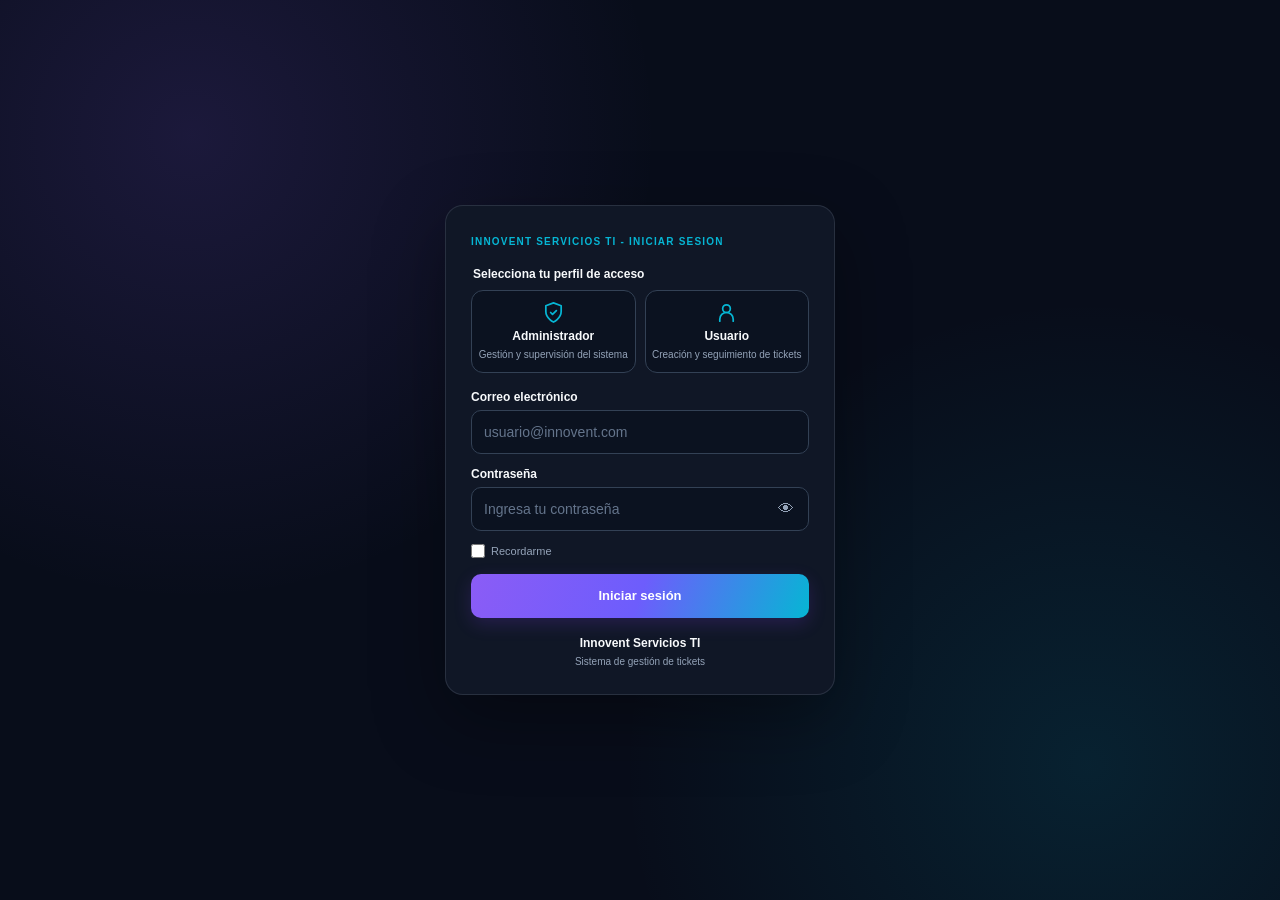
<file: admin.html>
<!--
    VALIDACIÓN INICIAL DE SESIÓN
    Debe ejecutarse antes de mostrar el panel.
    La autorización definitiva debe realizarse en el servidor.
  -->
  <script>
    (() => {
      "use strict";

      document.documentElement.style.visibility = "hidden";

      const LOGIN_URL = "./login.html";
      const USER_URL = "./usuario.html";
      const SESSION_KEY = "innoventSession";

      try {
        const rawSession = localStorage.getItem(SESSION_KEY);

        if (!rawSession) {
          window.location.replace(LOGIN_URL);
          return;
        }

        const session = JSON.parse(rawSession);
        const user = session?.user || null;
        const role = String(user?.role || session?.role || "")
          .trim()
          .toLowerCase();

        if (!session || session.authenticated !== true || !user) {
          localStorage.removeItem(SESSION_KEY);
          window.location.replace(LOGIN_URL);
          return;
        }

        if (role !== "admin") {
          if (role === "user") {
            window.location.replace(USER_URL);
          } else {
            window.location.replace(LOGIN_URL);
          }

          return;
        }

        document.documentElement.style.visibility = "visible";
      } catch (error) {
        console.error("Error validando la sesión:", error);
        window.location.replace(LOGIN_URL);
      }
    })();
  </script>

<!DOCTYPE html>
<html lang="es">
<head>
  <meta charset="UTF-8">
  <meta name="viewport" content="width=device-width, initial-scale=1.0">
  <meta
    name="description"
    content="Panel administrativo de Innovent Servicios TI para gestionar tickets de soporte, incidencias y solicitudes."
  >
  <meta name="theme-color" content="#101426">

  <title>Innovent | Gestión de Tickets</title>

  <link rel="stylesheet" href="./assets/css/admin.css">
  <link rel="stylesheet" href="./assets/css/responsiveadmin.css">
  <link rel="shortcut icon" href="./assets/images/logo.png" type="image/png">
</head>

<body>

  <header class="user-topbar">
      <div class="user-brand">
        <div class="user-brand-mark">
          <img
            src="./assets/images/logo.png"
            alt="Logo de Innovent Servicios TI"
          />
        </div>
        <div>
          <strong>Innovent Servicios TI</strong>
          <!--<small>Portal de usuario</small>-->
        </div>
      </div>

      <div class="user-actions">
        <!--<span class="user-name" id="headerUserName">Usuario</span>-->
        <button type="button" class="user-button danger" id="logoutButton">
          <a href="./login.html">Cerrar sesión</a
        </button>
      </div>
    </header>

  <a class="skip-link" href="#mainContent">
    Ir al contenido principal
  </a>

  <div class="app-shell">

    <!-- ================================================
         BARRA LATERAL
    ================================================= -->
    <aside
      class="sidebar"
      id="sidebar"
      aria-label="Menú principal"
    >
      <!--<div class="brand">
        <div>
          <!--<strong>Innovent Servicios TI</strong>
          <span></span>
        </div>
      </div>-->

      <nav class="main-nav" aria-label="Navegación del panel">
        <button
          type="button"
          class="nav-item active"
          data-view="dashboard"
          aria-current="page"
        >
          <span aria-hidden="true">⌂</span>
          <span>Inicio</span>
        </button>

        <button
          type="button"
          class="nav-item"
          data-view="tickets"
        >
          <span aria-hidden="true">▣</span>
          <span>Tickets</span>
        </button>

        <button
          type="button"
          class="nav-item"
          data-view="new"
        >
          <span aria-hidden="true">＋</span>
          <span>Nuevo ticket</span>
        </button>
      </nav>

      <div class="sidebar-bottom">
        <div class="mini-info">
          <span class="status-dot" aria-hidden="true"></span>
          Sistema operativo
        </div>

        <button type="button" class="nav-item" id="exportBtn">
          <span aria-hidden="true">⇩</span>
          <span>Exportar datos</span>
        </button>

        <label class="nav-item import-label" for="importInput">
          <span aria-hidden="true">⇧</span>
          <span>Importar datos</span>
          <input
            type="file"
            id="importInput"
            accept=".json,application/json"
            hidden
          >
        </label>

        <button type="button" class="nav-item" id="logoutBtn">
          <span aria-hidden="true">⇥</span>
          <span>Cerrar sesión</span>
        </button>
      </div>
    </aside>

    <!-- ================================================
         CONTENIDO PRINCIPAL
    ================================================= -->
    <main class="main-content" id="mainContent">

      <div class="content-wrap">

        <!-- ============================================
             DASHBOARD
        ============================================= -->
        <section
          id="dashboardView"
          class="view active-view"
          aria-labelledby="dashboardHeading"
        >
          <div class="welcome-card">
            <div>
              <span class="eyebrow">PANEL ADMINISTRADOR</span>

              <p>
                Gestiona incidencias, solicitudes y consultas
                con seguimiento desde el panel administrativo.
              </p>
            </div>
          </div>

          <div class="stats-grid">
            <article class="stat-card">
              <div class="stat-icon blue" aria-hidden="true">▣</div>
              <div>
                <span>Total tickets</span>
                <strong id="totalStat">0</strong>
              </div>
            </article>

            <article class="stat-card">
              <div class="stat-icon orange" aria-hidden="true">◷</div>
              <div>
                <span>En progreso</span>
                <strong id="progressStat">0</strong>
              </div>
            </article>

            <article class="stat-card">
              <div class="stat-icon red" aria-hidden="true">!</div>
              <div>
                <span>Alta prioridad</span>
                <strong id="highStat">0</strong>
              </div>
            </article>

            <article class="stat-card">
              <div class="stat-icon green" aria-hidden="true">✓</div>
              <div>
                <span>Resueltos</span>
                <strong id="resolvedStat">0</strong>
              </div>
            </article>
          </div>

          <div class="dashboard-grid">

            <section class="panel" aria-labelledby="recentHeading">
              <div class="panel-head">
                <div>
                  <h3 id="recentHeading">Tickets recientes</h3>
                  <p>Últimas solicitudes registradas</p>
                </div>

                <button
                  type="button"
                  class="text-btn"
                  data-view-target="tickets"
                >
                  Ver todos →
                </button>
              </div>

              <div
                id="recentTickets"
                class="ticket-list"
                aria-live="polite"
              ></div>
            </section>

            <section class="panel" aria-labelledby="summaryHeading">
              <div class="panel-head">
                <div>
                  <h3 id="summaryHeading">Resumen por estado</h3>
                  <p>Distribución actual</p>
                </div>
              </div>

              <div class="progress-summary">
                <div class="summary-row">
                  <span>
                    <i class="legend blue-bg" aria-hidden="true"></i>
                    Abiertos
                  </span>
                  <strong id="openCount">0</strong>
                </div>

                <div
                  class="bar"
                  role="progressbar"
                  aria-label="Porcentaje de tickets abiertos"
                  aria-valuemin="0"
                  aria-valuemax="100"
                >
                  <i id="openBar"></i>
                </div>

                <div class="summary-row">
                  <span>
                    <i class="legend orange-bg" aria-hidden="true"></i>
                    En progreso
                  </span>
                  <strong id="progressCount">0</strong>
                </div>

                <div
                  class="bar"
                  role="progressbar"
                  aria-label="Porcentaje de tickets en progreso"
                  aria-valuemin="0"
                  aria-valuemax="100"
                >
                  <i id="progressBar"></i>
                </div>

                <div class="summary-row">
                  <span>
                    <i class="legend green-bg" aria-hidden="true"></i>
                    Resueltos o cerrados
                  </span>
                  <strong id="resolvedCount">0</strong>
                </div>

                <div
                  class="bar"
                  role="progressbar"
                  aria-label="Porcentaje de tickets resueltos o cerrados"
                  aria-valuemin="0"
                  aria-valuemax="100"
                >
                  <i id="resolvedBar"></i>
                </div>
              </div>
            </section>

          </div>
        </section>

        <!-- ============================================
             LISTADO DE TICKETS
        ============================================= -->
        <section
          id="ticketsView"
          class="view"
          aria-labelledby="ticketsHeading"
          aria-hidden="true"
        >
          <div class="section-intro">
            <div>
              <!--<span class="eyebrow">SOPORTE</span>-->
              <h2 id="ticketsHeading">Historial de Tickets</h2>
              <p>Busca, filtra y actualiza solicitudes.</p>
            </div>

            <!--<button
              type="button"
              class="primary-btn"
              data-view-target="new"
            >
              ＋ Nuevo ticket
            </button>-->
          </div>

          <div class="toolbar panel">
            <div class="search-box">
              <span aria-hidden="true">⌕</span>

              <input
                id="searchInput"
                type="search"
                aria-label="Buscar tickets"
                placeholder="Buscar por ID, título, cliente..."
                autocomplete="off"
              >
            </div>

            <select
              id="statusFilter"
              aria-label="Filtrar por estado"
            >
              <option value="all">Todos los estados</option>
              <option value="Abierto">Abierto</option>
              <option value="En progreso">En progreso</option>
              <option value="Resuelto">Resuelto</option>
              <option value="Cerrado">Cerrado</option>
            </select>

            <select
              id="priorityFilter"
              aria-label="Filtrar por prioridad"
            >
              <option value="all">Todas las prioridades</option>
              <option value="Alta">Alta</option>
              <option value="Media">Media</option>
              <option value="Baja">Baja</option>
            </select>

            <select
              id="categoryFilter"
              aria-label="Filtrar por categoría"
            >
              <option value="all">Todas las categorías</option>
              <option value="Soporte técnico">Soporte técnico</option>
              <option value="Facturación">Facturación</option>
              <option value="Consulta">Consulta</option>
              <option value="Solicitud">Solicitud</option>
            </select>
          </div>

          <div class="panel table-panel">

            <div class="bulk-bar hidden" id="bulkBar">
              <span id="selectedCount" aria-live="polite">
                0 seleccionados
              </span>

              <button
                type="button"
                class="danger-btn"
                id="bulkDeleteBtn"
              >
                Eliminar seleccionados
              </button>
            </div>

            <div class="table-wrap">
              <table>
                <caption class="visually-hidden">
                  Listado de tickets de soporte de Innovent
                </caption>

                <thead>
                  <tr>
                    <th scope="col">
                      <input
                        type="checkbox"
                        id="selectAll"
                        aria-label="Seleccionar todos los tickets visibles"
                      >
                    </th>
                    <th scope="col">ID</th>
                    <th scope="col">Ticket</th>
                    <th scope="col">Cliente</th>
                    <th scope="col">Prioridad</th>
                    <th scope="col">Estado</th>
                    <th scope="col">Fecha</th>
                    <th scope="col">Acciones</th>
                  </tr>
                </thead>

                <tbody id="ticketsTable"></tbody>
              </table>
            </div>

            <div
              class="empty-state hidden"
              id="emptyTickets"
              role="status"
            >
              No se encontraron tickets con los filtros seleccionados.
            </div>
          </div>
        </section>

      </div>
    </main>
  </div>

  <!-- ================================================
       MODAL DE DETALLES
  ================================================= -->
  <div
    class="modal hidden"
    id="ticketModal"
    role="dialog"
    aria-modal="true"
    aria-labelledby="ticketModalTitle"
    aria-hidden="true"
  >
    <div class="modal-card">
      <button
        type="button"
        class="modal-close"
        id="modalClose"
        aria-label="Cerrar detalles del ticket"
      >
        ×
      </button>

      <div id="modalContent">
        <h2 id="ticketModalTitle">Detalle del ticket</h2>
      </div>
    </div>
  </div>

  <!-- ================================================
       NOTIFICACIONES
  ================================================= -->
  <div
    class="toast-container"
    id="toastContainer"
    aria-live="polite"
    aria-atomic="true"
  ></div>

  <!-- ================================================
       ASESOR VIRTUAL
  ================================================= -->
  <button
    type="button"
    class="advisor-fab"
    id="advisorFab"
    aria-label="Abrir asesor virtual"
    aria-controls="advisorPanel"
    aria-expanded="false"
  >
    <span class="advisor-fab-icon" aria-hidden="true"><svg  xmlns="http://www.w3.org/2000/svg" width="24" height="24"  
fill="currentColor" viewBox="0 0 24 24" >
<!--Boxicons v3.0.8 https://boxicons.com | License  https://docs.boxicons.com/free-->
<path d="M21 17V6c0-1.1-.9-2-2-2H5c-1.1 0-2 .9-2 2v11c0 .37.11.7.28 1H2v2h20v-2h-1.28c.17-.3.28-.63.28-1M5 6h14v11-1H5z"></path>
</svg></span>
    <span class="advisor-fab-label">Asesor Virtual</span>
  </button>

  <section
    class="advisor-panel hidden"
    id="advisorPanel"
    aria-label="Asesor virtual"
    aria-hidden="true"
  >
    <header class="advisor-header">
      <div class="advisor-agent">
        <div class="advisor-avatar" aria-hidden="true"><svg  xmlns="http://www.w3.org/2000/svg" width="24" height="24"  
fill="currentColor" viewBox="0 0 24 24" >
<!--Boxicons v3.0.8 https://boxicons.com | License  https://docs.boxicons.com/free-->
<path d="M21 17V6c0-1.1-.9-2-2-2H5c-1.1 0-2 .9-2 2v11c0 .37.11.7.28 1H2v2h20v-2h-1.28c.17-.3.28-.63.28-1M5 6h14v11-1H5z"></path>
</svg></div>

        <div>
          <strong>Asesor Virtual</strong>
          <span>
            <i aria-hidden="true"></i>
            Disponible ahora
          </span>
        </div>
      </div>

      <button
        type="button"
        class="advisor-close"
        id="advisorClose"
        aria-label="Cerrar asesor virtual"
      >
        ×
      </button>
    </header>

    <div
      class="advisor-body"
      id="advisorMessages"
      aria-live="polite"
      aria-relevant="additions"
    ></div>

    <div
      class="advisor-suggestions"
      id="advisorSuggestions"
      aria-label="Consultas sugeridas"
    >
      <button type="button" data-advisor="resumen">
        Resumen
      </button>

      <button type="button" data-advisor="alta">
        Alta prioridad
      </button>

      <button type="button" data-advisor="crear">
        Crear ticket
      </button>
    </div>

    <form class="advisor-input" id="advisorForm">
      <input
        type="text"
        id="advisorInput"
        name="question"
        required
        maxlength="500"
        autocomplete="off"
        placeholder="Escribe tu consulta..."
        aria-label="Consulta al asesor"
      >

      <button type="submit" aria-label="Enviar consulta">
        ➤
      </button>
    </form>

    <div class="advisor-note">
      Asesor virtual local. Los datos permanecen en este navegador.
    </div>
  </section>

  <!-- JavaScript del panel administrativo -->
  <script src="./assets/js/admin.js" defer></script>
  <script src="./assets/js/theme.js" defer></script>
</body>
</html>
</file>
<file: assets/css/admin.css>
/* ==========================================================
   INNOVENT SERVICIOS TI
   PANEL DE ADMINISTRADOR - SISTEMA DE GESTIÓN DE TICKETS
   Archivo: assets/css/admin.css
   ========================================================== */

/* 1. VARIABLES GLOBALES */

:root {
  color-scheme: light;

  --primary: #6d28d9;
  --primary-hover: #5b21b6;
  --primary-soft: #ede9fe;
  --secondary: #2563eb;
  --accent: #c77dff;

  --success: #15803d;
  --warning: #b45309;
  --danger: #b91c1c;
  --info: #0369a1;

  --background: #f4f6fb;
  --surface: #ffffff;
  --surface-secondary: #f8fafc;

  --text: #172033;
  --text-secondary: #64748b;
  --border: #e2e8f0;

  --header-background: #101426;
  --header-text: #ffffff;
  --sidebar-background: #101426;
  --sidebar-text: #cbd5e1;

  --radius-sm: 8px;
  --radius-md: 14px;
  --radius-lg: 20px;

  --shadow-sm: 0 2px 8px rgba(15, 23, 42, .05);
  --shadow-md: 0 8px 24px rgba(15, 23, 42, .08);
  --shadow-lg: 0 18px 45px rgba(15, 23, 42, .12);

  --transition: .2s ease;
  --sidebar-width: 260px;
  --content-width: 1600px;

  --font-family: Inter, system-ui, -apple-system,
    BlinkMacSystemFont, "Segoe UI", sans-serif;
}

/* 2. MODO OSCURO */

html[data-theme="dark"] {
  color-scheme: dark;

  --primary: #a78bfa;
  --primary-hover: #c4b5fd;
  --primary-soft: #2e2450;
  --secondary: #60a5fa;
  --accent: #c77dff;

  --success: #4ade80;
  --warning: #fbbf24;
  --danger: #f87171;
  --info: #38bdf8;

  --background: #0b1020;
  --surface: #141b2d;
  --surface-secondary: #1b2438;

  --text: #e5e7eb;
  --text-secondary: #a3adc2;
  --border: #303b52;

  --header-background: #080c18;
  --sidebar-background: #080c18;

  --shadow-sm: 0 2px 8px rgba(0, 0, 0, .15);
  --shadow-md: 0 8px 24px rgba(0, 0, 0, .25);
  --shadow-lg: 0 18px 45px rgba(0, 0, 0, .35);
}

/* 3. REINICIO GENERAL */

*,
*::before,
*::after {
  box-sizing: border-box;
}

html {
  min-height: 100%;
  scroll-behavior: smooth;
  scroll-padding-top: 90px;
  -webkit-text-size-adjust: 100%;
}

body {
  min-width: 320px;
  min-height: 100vh;
  margin: 0;

  background: var(--background);
  color: var(--text);
  font-family: var(--font-family);
  font-size: 14px;
  line-height: 1.6;

  transition:
    background-color var(--transition),
    color var(--transition);
}

button,
input,
select,
textarea {
  font: inherit;
}

button {
  cursor: pointer;
}

button:disabled {
  cursor: not-allowed;
  opacity: .6;
}

input,
select,
textarea {
  width: 100%;
  min-width: 0;
  color: var(--text);
  background: var(--surface);
}

textarea {
  min-height: 120px;
  resize: vertical;
}

img,
svg {
  max-width: 100%;
}

a {
  color: var(--primary);
  text-decoration: none;
}

a:hover {
  text-decoration: underline;
}

h1,
h2,
h3,
h4,
p {
  margin-top: 0;
}

h1,
h2,
h3,
h4 {
  line-height: 1.3;
}

h1 {
  font-size: clamp(1.6rem, 3vw, 2.2rem);
  font-weight: 800;
  letter-spacing: -.04em;
}

h2 {
  font-size: clamp(1.1rem, 2vw, 1.4rem);
  font-weight: 750;
  letter-spacing: -.02em;
}

::selection {
  color: #fff;
  background: #6d28d9;
}

:focus-visible {
  outline: 3px solid var(--secondary);
  outline-offset: 3px;
}

[hidden] {
  display: none !important;
}

/* 4. ESTRUCTURA PRINCIPAL */

.app-shell {
  display: flex;
  align-items: stretch;
  min-height: 100vh;
  width: 100%;
}

.main-content {
  flex: 1;
  min-width: 0;
  width: calc(100% - var(--sidebar-width));
  max-width: calc(100% - var(--sidebar-width));
  margin-left: var(--sidebar-width);
  padding: 30px;
  overflow-wrap: anywhere;
  transition:
    margin-left var(--transition),
    width var(--transition);
}

.main-content > * {
  min-width: 0;
}

.admin-content {
  width: 100%;
  max-width: var(--content-width);
  margin: 0 auto;
}

/* 5. MENÚ LATERAL */

.sidebar {
  position: fixed;
  z-index: 200;
  inset: 0 auto 0 0;

  display: flex;
  flex-direction: column;
  gap: 0;

  width: var(--sidebar-width);
  height: 100vh;
  padding: 22px 16px;

  color: var(--sidebar-text);
  background: var(--sidebar-background);
  border-right: 1px solid rgba(255, 255, 255, .08);

  overflow-x: hidden;
  overflow-y: auto;
  overscroll-behavior: contain;

  transition:
    transform var(--transition),
    width var(--transition);
}

.sidebar-brand {
  display: flex;
  align-items: center;
  gap: 12px;
  min-width: 0;
  margin-bottom: 32px;
  padding: 4px 8px 20px;
  border-bottom: 1px solid rgba(255, 255, 255, .1);
}

.sidebar-brand-mark {
  display: flex;
  align-items: center;
  justify-content: center;
  flex-shrink: 0;

  width: 44px;
  height: 44px;

  color: #fff;
  background: linear-gradient(135deg, #7c3aed, #2563eb);
  border: 1px solid rgba(255, 255, 255, .18);
  border-radius: 12px;

  font-size: 1rem;
  font-weight: 900;
  box-shadow: 0 4px 14px rgba(109, 40, 217, .3);
}

.sidebar-brand-info {
  display: flex;
  flex-direction: column;
  min-width: 0;
}

.sidebar-brand-info strong {
  color: #fff;
  font-size: .96rem;
  font-weight: 800;
  line-height: 1.4;
  overflow-wrap: anywhere;
}

.sidebar-brand-info small {
  margin-top: 3px;
  color: #a3adc2;
  font-size: .75rem;
}

.sidebar-section-title {
  margin: 10px 10px 12px;
  color: #8793aa;
  font-size: .7rem;
  font-weight: 800;
  letter-spacing: .12em;
  text-transform: uppercase;
}

.sidebar-nav {
  display: flex;
  flex-direction: column;
  gap: 6px;
  min-width: 0;
}

.sidebar-nav a,
.sidebar-link {
  display: flex;
  align-items: center;
  gap: 12px;

  width: 100%;
  min-height: 44px;
  padding: 11px 13px;

  color: var(--sidebar-text);
  background: transparent;
  border: 1px solid transparent;
  border-radius: 9px;

  font-size: .88rem;
  font-weight: 600;
  text-align: left;
  overflow-wrap: anywhere;

  transition:
    color var(--transition),
    background-color var(--transition),
    border-color var(--transition);
}

.sidebar-nav a:hover,
.sidebar-link:hover {
  color: #fff;
  background: rgba(255, 255, 255, .07);
  text-decoration: none;
}

.sidebar-nav a.active,
.sidebar-link.active {
  color: #fff;
  background: linear-gradient(
    135deg,
    rgba(124, 58, 237, .35),
    rgba(37, 99, 235, .2)
  );
  border-color: rgba(167, 139, 250, .25);
}

.sidebar-nav a .nav-icon,
.sidebar-link .nav-icon {
  display: inline-flex;
  align-items: center;
  justify-content: center;
  flex-shrink: 0;
  width: 22px;
  font-size: 1.05rem;
}

.sidebar-nav a .nav-label,
.sidebar-link .nav-label {
  flex: 1;
  min-width: 0;
}

.sidebar-nav a .nav-badge {
  display: inline-flex;
  align-items: center;
  justify-content: center;
  min-width: 22px;
  padding: 2px 7px;

  color: #fff;
  background: #6d28d9;
  border-radius: 999px;

  font-size: .7rem;
  font-weight: 800;
}

.sidebar-footer {
  margin-top: auto;
  padding-top: 24px;
}

.sidebar-footer p {
  margin: 0;
  color: #8793aa;
  font-size: .76rem;
  text-align: center;
}

/* 6. CABECERA ADMINISTRATIVA */

.admin-topbar {
  display: flex;
  align-items: center;
  justify-content: space-between;
  gap: 18px;

  min-height: 64px;
  margin-bottom: 28px;
  padding: 15px 20px;

  background: var(--surface);
  border: 1px solid var(--border);
  border-radius: var(--radius-md);
  box-shadow: var(--shadow-sm);
}

.admin-topbar-left,
.admin-topbar-right {
  display: flex;
  align-items: center;
  gap: 14px;
  min-width: 0;
}

.admin-topbar-title {
  min-width: 0;
}

.admin-topbar-title strong {
  display: block;
  color: var(--text);
  font-size: 1rem;
  font-weight: 800;
}

.admin-topbar-title small {
  display: block;
  margin-top: 2px;
  color: var(--text-secondary);
  font-size: .8rem;
}

.admin-user {
  display: flex;
  align-items: center;
  gap: 10px;
  min-width: 0;
}

.admin-avatar {
  display: flex;
  align-items: center;
  justify-content: center;
  flex-shrink: 0;

  width: 40px;
  height: 40px;

  color: #fff;
  background: linear-gradient(135deg, #7c3aed, #2563eb);
  border-radius: 50%;

  font-size: .9rem;
  font-weight: 800;
}

.admin-user-info {
  display: flex;
  flex-direction: column;
  min-width: 0;
}

.admin-user-info strong {
  max-width: 200px;
  color: var(--text);
  font-size: .85rem;
  overflow-wrap: anywhere;
}

.admin-user-info small {
  color: var(--text-secondary);
  font-size: .75rem;
}

.menu-btn {
  display: none;
  align-items: center;
  justify-content: center;
  flex-shrink: 0;

  width: 42px;
  height: 42px;

  color: var(--text);
  background: var(--surface);
  border: 1px solid var(--border);
  border-radius: 9px;

  font-size: 1.2rem;
  transition: background-color var(--transition);
}

.menu-btn:hover {
  background: var(--surface-secondary);
}

/* 7. TÍTULOS Y BIENVENIDA */

.page-heading {
  display: flex;
  align-items: flex-start;
  justify-content: space-between;
  flex-wrap: wrap;
  gap: 18px;
  margin-bottom: 26px;
}

.page-heading > div {
  min-width: 0;
}

.page-heading h1 {
  margin-bottom: 8px;
  color: var(--text);
}

.page-heading p {
  max-width: 760px;
  margin-bottom: 0;
  color: var(--text-secondary);
  font-size: .93rem;
}

.page-heading-actions {
  display: flex;
  align-items: center;
  flex-wrap: wrap;
  gap: 10px;
}

/* 8. TARJETAS DE ESTADÍSTICAS */

.stats-grid {
  display: grid;
  grid-template-columns: repeat(4, minmax(0, 1fr));
  gap: 18px;
  margin-bottom: 28px;
}

.stat-card {
  position: relative;
  min-width: 0;
  padding: 22px;
  overflow: hidden;

  background: var(--surface);
  border: 1px solid var(--border);
  border-top: 4px solid var(--primary);
  border-radius: var(--radius-md);
  box-shadow: var(--shadow-sm);

  transition:
    transform var(--transition),
    box-shadow var(--transition);
}

.stat-card:hover {
  transform: translateY(-3px);
  box-shadow: var(--shadow-md);
}

.stat-card:nth-child(2) {
  border-top-color: var(--warning);
}

.stat-card:nth-child(3) {
  border-top-color: var(--info);
}

.stat-card:nth-child(4) {
  border-top-color: var(--success);
}

.stat-card-header {
  display: flex;
  align-items: center;
  justify-content: space-between;
  gap: 12px;
  margin-bottom: 15px;
}

.stat-card-label {
  color: var(--text-secondary);
  font-size: .82rem;
  font-weight: 700;
}

.stat-card-icon {
  display: flex;
  align-items: center;
  justify-content: center;
  flex-shrink: 0;

  width: 42px;
  height: 42px;

  color: var(--primary);
  background: var(--primary-soft);
  border-radius: 12px;

  font-size: 1.15rem;
}

.stat-card:nth-child(2) .stat-card-icon {
  color: var(--warning);
  background: color-mix(in srgb, var(--warning) 12%, var(--surface));
}

.stat-card:nth-child(3) .stat-card-icon {
  color: var(--info);
  background: color-mix(in srgb, var(--info) 12%, var(--surface));
}

.stat-card:nth-child(4) .stat-card-icon {
  color: var(--success);
  background: color-mix(in srgb, var(--success) 12%, var(--surface));
}

.stat-card-value {
  display: block;
  color: var(--text);
  font-size: clamp(1.7rem, 2.5vw, 2.3rem);
  font-weight: 850;
  line-height: 1.2;
  overflow-wrap: anywhere;
  font-variant-numeric: tabular-nums;
}

.stat-card-description {
  display: block;
  margin-top: 10px;
  color: var(--text-secondary);
  font-size: .77rem;
}

/* 9. DISTRIBUCIÓN DEL DASHBOARD */

.dashboard-grid {
  display: grid;
  grid-template-columns: repeat(2, minmax(0, 1fr));
  gap: 22px;
  margin-bottom: 28px;
}

.dashboard-grid > * {
  min-width: 0;
}

.dashboard-grid .span-full {
  grid-column: 1 / -1;
}

/* 10. PANELES */

.panel,
.admin-panel {
  min-width: 0;
  margin-bottom: 24px;
  padding: 24px;

  background: var(--surface);
  border: 1px solid var(--border);
  border-radius: var(--radius-md);
  box-shadow: var(--shadow-sm);
}

.dashboard-grid .panel,
.dashboard-grid .admin-panel {
  margin-bottom: 0;
}

.panel-header,
.admin-panel-header {
  display: flex;
  align-items: center;
  justify-content: space-between;
  flex-wrap: wrap;
  gap: 14px;
  margin-bottom: 22px;
}

.panel-header > div,
.admin-panel-header > div {
  min-width: 0;
}

.panel-header h2,
.admin-panel-header h2 {
  margin-bottom: 6px;
  color: var(--text);
  font-size: 1.12rem;
}

.panel-header p,
.admin-panel-header p {
  margin-bottom: 0;
  color: var(--text-secondary);
  font-size: .84rem;
}

.panel-body {
  min-width: 0;
}

/* 11. BARRAS DE HERRAMIENTAS Y FILTROS */

.toolbar {
  display: flex;
  align-items: center;
  justify-content: space-between;
  flex-wrap: wrap;
  gap: 14px;
  margin-bottom: 20px;
}

.toolbar-left,
.toolbar-right {
  display: flex;
  align-items: center;
  flex-wrap: wrap;
  gap: 10px;
  min-width: 0;
}

.search-box {
  position: relative;
  width: min(100%, 340px);
  min-width: 200px;
}

.search-box input {
  width: 100%;
  min-height: 42px;
  padding: 10px 13px 10px 38px;

  color: var(--text);
  background: var(--surface);
  border: 1px solid var(--border);
  border-radius: var(--radius-sm);

  outline: none;
}

.search-box::before {
  position: absolute;
  top: 50%;
  left: 13px;
  color: var(--text-secondary);
  content: "⌕";
  font-size: 1.15rem;
  transform: translateY(-50%);
  pointer-events: none;
}

.search-box input:focus {
  border-color: var(--primary);
  box-shadow: 0 0 0 3px
    color-mix(in srgb, var(--primary) 16%, transparent);
}

.filter-select,
.filter-input {
  width: auto;
  min-width: 150px;
  min-height: 42px;
  padding: 9px 12px;

  color: var(--text);
  background: var(--surface);
  border: 1px solid var(--border);
  border-radius: var(--radius-sm);
}

/* 12. FORMULARIOS ADMINISTRATIVOS */

.form-grid {
  display: grid;
  grid-template-columns: repeat(2, minmax(0, 1fr));
  gap: 20px;
}

.form-group {
  display: flex;
  flex-direction: column;
  gap: 7px;
  min-width: 0;
}

.form-group.full-width {
  grid-column: 1 / -1;
}

.form-group label {
  color: var(--text);
  font-size: .86rem;
  font-weight: 700;
}

.form-group small,
.form-help {
  color: var(--text-secondary);
  font-size: .78rem;
}

.form-group input,
.form-group select,
.form-group textarea {
  display: block;
  width: 100%;
  min-width: 0;
  min-height: 44px;
  padding: 10px 12px;

  color: var(--text);
  background: var(--surface);
  border: 1px solid var(--border);
  border-radius: var(--radius-sm);
  outline: none;

  transition:
    border-color var(--transition),
    box-shadow var(--transition);
}

.form-group textarea {
  min-height: 125px;
  line-height: 1.6;
}

.form-group input::placeholder,
.form-group textarea::placeholder {
  color: var(--text-secondary);
  opacity: .8;
}

.form-group input:focus,
.form-group select:focus,
.form-group textarea:focus {
  border-color: var(--primary);
  box-shadow: 0 0 0 3px
    color-mix(in srgb, var(--primary) 16%, transparent);
}

.form-group input:disabled,
.form-group select:disabled,
.form-group textarea:disabled {
  cursor: not-allowed;
  opacity: .65;
  background: var(--surface-secondary);
}

.form-actions {
  display: flex;
  align-items: center;
  justify-content: flex-end;
  flex-wrap: wrap;
  gap: 10px;
  margin-top: 22px;
}

/* 13. BOTONES */

.btn {
  display: inline-flex;
  align-items: center;
  justify-content: center;
  gap: 8px;

  min-height: 42px;
  padding: 10px 16px;

  color: var(--text);
  background: var(--surface);
  border: 1px solid var(--border);
  border-radius: var(--radius-sm);

  font-size: .85rem;
  font-weight: 750;
  line-height: 1.4;
  text-align: center;
  text-decoration: none;
  white-space: normal;

  transition:
    background-color var(--transition),
    border-color var(--transition),
    color var(--transition),
    box-shadow var(--transition),
    transform var(--transition);
}

.btn:hover {
  background: var(--surface-secondary);
  text-decoration: none;
  box-shadow: var(--shadow-sm);
}

.btn:active {
  transform: translateY(1px);
}

.btn-primary {
  color: #fff;
  background: #6d28d9;
  border-color: #6d28d9;
}

.btn-primary:hover {
  color: #fff;
  background: #5b21b6;
  border-color: #5b21b6;
}

.btn-secondary {
  color: #fff;
  background: #2563eb;
  border-color: #2563eb;
}

.btn-secondary:hover {
  color: #fff;
  background: #1d4ed8;
  border-color: #1d4ed8;
}

.btn-success {
  color: #fff;
  background: #15803d;
  border-color: #15803d;
}

.btn-success:hover {
  color: #fff;
  background: #166534;
}

.btn-danger {
  color: #fff;
  background: #b91c1c;
  border-color: #b91c1c;
}

.btn-danger:hover {
  color: #fff;
  background: #991b1b;
}

.btn-warning {
  color: #fff;
  background: #b45309;
  border-color: #b45309;
}

.btn-warning:hover {
  color: #fff;
  background: #92400e;
}

.btn-ghost {
  color: var(--text);
  background: transparent;
  border-color: transparent;
}

.btn-ghost:hover {
  background: var(--surface-secondary);
}

.btn-sm {
  min-height: 34px;
  padding: 6px 10px;
  font-size: .76rem;
}

.btn-lg {
  min-height: 48px;
  padding: 12px 20px;
}

.btn-block {
  width: 100%;
}

.btn:disabled {
  cursor: not-allowed;
  opacity: .55;
  transform: none;
  box-shadow: none;
}

/* 14. TABLAS ADMINISTRATIVAS */

.table-wrap {
  width: 100%;
  max-width: 100%;
  overflow-x: auto;
  overscroll-behavior-x: contain;
  -webkit-overflow-scrolling: touch;

  border: 1px solid var(--border);
  border-radius: var(--radius-sm);
}

.admin-table,
.data-table {
  width: 100%;
  min-width: 760px;
  border-collapse: separate;
  border-spacing: 0;

  color: var(--text);
  background: var(--surface);
  font-size: .84rem;
  text-align: left;
}

.admin-table th,
.admin-table td,
.data-table th,
.data-table td {
  padding: 13px 15px;
  vertical-align: middle;
  border-bottom: 1px solid var(--border);
}

.admin-table th,
.data-table th {
  color: var(--text-secondary);
  background: var(--surface-secondary);

  font-size: .72rem;
  font-weight: 800;
  letter-spacing: .04em;
  text-transform: uppercase;
  white-space: nowrap;
}

.admin-table td,
.data-table td {
  overflow-wrap: anywhere;
}

.admin-table tbody tr,
.data-table tbody tr {
  transition: background-color var(--transition);
}

.admin-table tbody tr:hover,
.data-table tbody tr:hover {
  background: var(--surface-secondary);
}

.admin-table tbody tr:last-child td,
.data-table tbody tr:last-child td {
  border-bottom: none;
}

.table-actions {
  display: flex;
  align-items: center;
  flex-wrap: wrap;
  gap: 6px;
}

.table-empty {
  padding: 32px 16px !important;
  color: var(--text-secondary);
  text-align: center;
}

/* 15. ESTADOS Y PRIORIDADES DE TICKETS */

.status,
.ticket-status,
.priority {
  display: inline-flex;
  align-items: center;
  justify-content: center;
  max-width: 100%;
  padding: 5px 10px;

  border: 1px solid transparent;
  border-radius: 999px;

  font-size: .74rem;
  font-weight: 800;
  line-height: 1.4;
  text-align: center;
  overflow-wrap: anywhere;
}

.status-open,
.status-pending {
  color: #92400e;
  background: #fef3c7;
  border-color: #fde68a;
}

.status-progress,
.status-in-progress {
  color: #1d4ed8;
  background: #dbeafe;
  border-color: #bfdbfe;
}

.status-closed,
.status-resolved {
  color: #166534;
  background: #dcfce7;
  border-color: #bbf7d0;
}

.status-cancelled {
  color: #991b1b;
  background: #fee2e2;
  border-color: #fecaca;
}

.priority-low {
  color: #166534;
  background: #dcfce7;
  border-color: #bbf7d0;
}

.priority-medium {
  color: #92400e;
  background: #fef3c7;
  border-color: #fde68a;
}

.priority-high {
  color: #c2410c;
  background: #ffedd5;
  border-color: #fed7aa;
}

.priority-critical {
  color: #991b1b;
  background: #fee2e2;
  border-color: #fecaca;
}

html[data-theme="dark"] .status-open,
html[data-theme="dark"] .status-pending,
html[data-theme="dark"] .priority-medium {
  color: #fcd34d;
  background: #422006;
  border-color: #854d0e;
}

html[data-theme="dark"] .status-progress,
html[data-theme="dark"] .status-in-progress {
  color: #93c5fd;
  background: #172554;
  border-color: #1e40af;
}

html[data-theme="dark"] .status-closed,
html[data-theme="dark"] .status-resolved,
html[data-theme="dark"] .priority-low {
  color: #86efac;
  background: #052e16;
  border-color: #166534;
}

html[data-theme="dark"] .status-cancelled,
html[data-theme="dark"] .priority-critical {
  color: #fca5a5;
  background: #450a0a;
  border-color: #991b1b;
}

html[data-theme="dark"] .priority-high {
  color: #fdba74;
  background: #431407;
  border-color: #9a3412;
}

/* 16. MENSAJES Y NOTIFICACIONES */

.notice,
.alert,
.admin-notice {
  width: 100%;
  margin: 0 0 18px;
  padding: 12px 15px;

  color: var(--text);
  background: var(--surface-secondary);
  border: 1px solid var(--border);
  border-radius: var(--radius-sm);

  font-size: .86rem;
  line-height: 1.55;
  overflow-wrap: anywhere;
}

.notice:empty,
.alert:empty,
.admin-notice:empty {
  display: none;
}

.notice.success,
.alert-success,
.admin-notice.success {
  color: #166534;
  background: #f0fdf4;
  border-color: #86efac;
}

.notice.error,
.alert-danger,
.admin-notice.error {
  color: #991b1b;
  background: #fef2f2;
  border-color: #fca5a5;
}

.notice.warning,
.alert-warning,
.admin-notice.warning {
  color: #92400e;
  background: #fffbeb;
  border-color: #fcd34d;
}

.notice.info,
.alert-info,
.admin-notice.info {
  color: #075985;
  background: #f0f9ff;
  border-color: #7dd3fc;
}

html[data-theme="dark"] .notice.success,
html[data-theme="dark"] .alert-success,
html[data-theme="dark"] .admin-notice.success {
  color: #86efac;
  background: #052e16;
  border-color: #166534;
}

html[data-theme="dark"] .notice.error,
html[data-theme="dark"] .alert-danger,
html[data-theme="dark"] .admin-notice.error {
  color: #fca5a5;
  background: #450a0a;
  border-color: #991b1b;
}

html[data-theme="dark"] .notice.warning,
html[data-theme="dark"] .alert-warning,
html[data-theme="dark"] .admin-notice.warning {
  color: #fcd34d;
  background: #422006;
  border-color: #854d0e;
}

html[data-theme="dark"] .notice.info,
html[data-theme="dark"] .alert-info,
html[data-theme="dark"] .admin-notice.info {
  color: #7dd3fc;
  background: #082f49;
  border-color: #075985;
}

/* 17. PAGINACIÓN */

.pagination {
  display: flex;
  align-items: center;
  justify-content: flex-end;
  flex-wrap: wrap;
  gap: 6px;
  margin-top: 20px;
}

.pagination button,
.pagination a {
  display: inline-flex;
  align-items: center;
  justify-content: center;

  min-width: 36px;
  min-height: 36px;
  padding: 7px 11px;

  color: var(--text);
  background: var(--surface);
  border: 1px solid var(--border);
  border-radius: 7px;

  font-size: .82rem;
  font-weight: 700;
  text-decoration: none;
}

.pagination button:hover,
.pagination a:hover {
  background: var(--surface-secondary);
}

.pagination .active,
.pagination button[aria-current="page"],
.pagination a[aria-current="page"] {
  color: #fff;
  background: #6d28d9;
  border-color: #6d28d9;
}

/* 18. MODALES */

.modal {
  position: fixed;
  z-index: 1000;
  inset: 0;

  display: flex;
  align-items: center;
  justify-content: center;

  padding: 22px;
  background: rgba(2, 6, 23, .65);
  backdrop-filter: blur(4px);
  overflow-y: auto;
}

.modal[hidden] {
  display: none !important;
}

.modal-card {
  width: min(100%, 640px);
  max-height: calc(100vh - 44px);
  padding: 26px;
  overflow-y: auto;

  color: var(--text);
  background: var(--surface);
  border: 1px solid var(--border);
  border-radius: var(--radius-lg);
  box-shadow: var(--shadow-lg);

  animation: modal-enter .18s ease-out;
}

.modal-card.modal-lg {
  width: min(100%, 900px);
}

.modal-header {
  display: flex;
  align-items: flex-start;
  justify-content: space-between;
  gap: 16px;
  margin-bottom: 22px;
}

.modal-header h2 {
  margin-bottom: 5px;
}

.modal-header p {
  margin-bottom: 0;
  color: var(--text-secondary);
  font-size: .85rem;
}

.modal-close {
  display: inline-flex;
  align-items: center;
  justify-content: center;
  flex-shrink: 0;

  width: 36px;
  height: 36px;

  color: var(--text-secondary);
  background: var(--surface-secondary);
  border: 1px solid var(--border);
  border-radius: 8px;

  font-size: 1.1rem;
}

.modal-close:hover {
  color: var(--text);
}

.modal-footer {
  display: flex;
  justify-content: flex-end;
  flex-wrap: wrap;
  gap: 10px;
  margin-top: 24px;
  padding-top: 18px;
  border-top: 1px solid var(--border);
}

@keyframes modal-enter {
  from {
    opacity: 0;
    transform: translateY(8px) scale(.99);
  }

  to {
    opacity: 1;
    transform: translateY(0) scale(1);
  }
}

/* 19. ASISTENTE VIRTUAL / SOPORTE */

.advisor-fab {
  position: fixed;
  z-index: 800;
  right: 24px;
  bottom: 24px;

  display: flex;
  align-items: center;
  justify-content: center;
  gap: 9px;

  min-height: 54px;
  padding: 12px 18px;

  color: #fff;
  background: linear-gradient(135deg, #7c3aed, #2563eb);
  border: none;
  border-radius: 999px;
  box-shadow: 0 8px 24px rgba(109, 40, 217, .35);

  font-size: .87rem;
  font-weight: 800;

  transition:
    transform var(--transition),
    box-shadow var(--transition);
}

.advisor-fab:hover {
  transform: translateY(-3px);
  box-shadow: 0 12px 30px rgba(109, 40, 217, .4);
}

.advisor-panel {
  position: fixed;
  z-index: 799;
  right: 24px;
  bottom: 90px;

  display: flex;
  flex-direction: column;

  width: min(390px, calc(100vw - 32px));
  max-height: min(580px, calc(100vh - 125px));

  color: var(--text);
  background: var(--surface);
  border: 1px solid var(--border);
  border-radius: var(--radius-lg);
  box-shadow: var(--shadow-lg);

  overflow: hidden;
}

.advisor-panel[hidden] {
  display: none !important;
}

.advisor-header {
  display: flex;
  align-items: center;
  justify-content: space-between;
  gap: 12px;
  padding: 16px 18px;

  color: #fff;
  background: linear-gradient(135deg, #312e81, #6d28d9);
}

.advisor-header strong {
  font-size: .92rem;
}

.advisor-header button {
  display: flex;
  align-items: center;
  justify-content: center;

  width: 32px;
  height: 32px;

  color: #fff;
  background: rgba(255, 255, 255, .12);
  border: 1px solid rgba(255, 255, 255, .2);
  border-radius: 8px;
}

.advisor-body {
  flex: 1;
  min-height: 140px;
  padding: 18px;
  overflow-y: auto;
  overscroll-behavior: contain;
}

.advisor-message {
  width: fit-content;
  max-width: 90%;
  margin-bottom: 12px;
  padding: 10px 13px;

  color: var(--text);
  background: var(--surface-secondary);
  border: 1px solid var(--border);
  border-radius: 12px;

  font-size: .84rem;
  overflow-wrap: anywhere;
}

.advisor-message.user {
  margin-left: auto;
  color: #fff;
  background: #6d28d9;
  border-color: #6d28d9;
}

.advisor-footer {
  display: flex;
  align-items: center;
  gap: 8px;
  padding: 12px;
  border-top: 1px solid var(--border);
}

.advisor-footer input {
  flex: 1;
  min-width: 0;
  min-height: 40px;
  padding: 9px 11px;

  border: 1px solid var(--border);
  border-radius: 8px;
}

.advisor-footer button {
  min-height: 40px;
  padding: 9px 13px;

  color: #fff;
  background: #6d28d9;
  border: 1px solid #6d28d9;
  border-radius: 8px;
  font-weight: 700;
}

/* 20. TEMA Y ACCIONES */

.theme-btn,
.icon-btn {
  display: inline-flex;
  align-items: center;
  justify-content: center;
  flex-shrink: 0;

  width: 40px;
  height: 40px;

  color: var(--text);
  background: var(--surface);
  border: 1px solid var(--border);
  border-radius: 9px;

  font-size: 1rem;
  transition: background-color var(--transition);
}

.theme-btn:hover,
.icon-btn:hover {
  background: var(--surface-secondary);
}

.icon-btn.danger {
  color: var(--danger);
}

/* 21. ELEMENTOS COMPLEMENTARIOS */

.divider {
  height: 1px;
  margin: 20px 0;
  background: var(--border);
  border: 0;
}

.muted {
  color: var(--text-secondary);
}

.text-success {
  color: var(--success);
}

.text-warning {
  color: var(--warning);
}

.text-danger {
  color: var(--danger);
}

.text-info {
  color: var(--info);
}

.text-right {
  text-align: right;
}

.text-center {
  text-align: center;
}

.flex {
  display: flex;
}

.flex-wrap {
  flex-wrap: wrap;
}

.align-center {
  align-items: center;
}

.justify-between {
  justify-content: space-between;
}

.gap-8 {
  gap: 8px;
}

.gap-12 {
  gap: 12px;
}

.mt-16 {
  margin-top: 16px;
}

.mb-16 {
  margin-bottom: 16px;
}

.w-full {
  width: 100%;
}

.admin-footer {
  margin-top: 32px;
  padding: 22px 12px;

  color: var(--text-secondary);
  border-top: 1px solid var(--border);

  font-size: .8rem;
  text-align: center;
}

/* 22. RESPONSIVE: PORTÁTILES Y TABLETAS GRANDES */

@media screen and (max-width: 1200px) {
  :root {
    --sidebar-width: 235px;
  }

  .main-content {
    padding: 24px;
  }

  .stats-grid {
    grid-template-columns: repeat(2, minmax(0, 1fr));
  }

  .stat-card {
    padding: 20px;
  }

  .dashboard-grid {
    gap: 18px;
  }
}

/* 23. RESPONSIVE: TABLETAS */

@media screen and (max-width: 900px) {
  .sidebar {
    transform: translateX(-100%);
    box-shadow: none;
  }

  .sidebar.open {
    transform: translateX(0);
    box-shadow: 12px 0 35px rgba(0, 0, 0, .2);
  }

  .main-content {
    width: 100%;
    max-width: 100%;
    margin-left: 0;
    padding: 22px;
  }

  .menu-btn {
    display: inline-flex;
  }

  .admin-topbar {
    gap: 12px;
    padding: 13px 16px;
  }

  .dashboard-grid {
    grid-template-columns: 1fr;
  }

  .dashboard-grid .span-full {
    grid-column: auto;
  }

  .toolbar {
    align-items: stretch;
  }

  .toolbar-left,
  .toolbar-right {
    width: 100%;
  }

  .search-box {
    flex: 1;
    width: auto;
  }
}

/* 24. RESPONSIVE: CELULARES */

@media screen and (max-width: 600px) {
  body {
    font-size: 14px;
  }

  .main-content {
    padding: 14px;
  }

  .admin-topbar {
    align-items: center;
    flex-wrap: wrap;
    gap: 10px;
    margin-bottom: 22px;
    padding: 12px;
    border-radius: 10px;
  }

  .admin-topbar-left {
    flex: 1;
  }

  .admin-topbar-right {
    gap: 8px;
  }

  .admin-topbar-title small {
    font-size: .73rem;
  }

  .admin-user-info {
    display: none;
  }

  .page-heading {
    flex-direction: column;
    gap: 14px;
    margin-bottom: 20px;
  }

  .page-heading h1 {
    font-size: 1.6rem;
  }

  .page-heading p {
    font-size: .88rem;
  }

  .page-heading-actions {
    width: 100%;
  }

  .page-heading-actions .btn {
    flex: 1;
  }

  .stats-grid {
    grid-template-columns: 1fr;
    gap: 12px;
    margin-bottom: 20px;
  }

  .stat-card {
    padding: 17px;
  }

  .stat-card-header {
    margin-bottom: 10px;
  }

  .stat-card-value {
    font-size: 1.9rem;
  }

  .dashboard-grid {
    gap: 16px;
    margin-bottom: 20px;
  }

  .panel,
  .admin-panel {
    padding: 16px;
    margin-bottom: 18px;
    border-radius: 10px;
  }

  .panel-header,
  .admin-panel-header {
    align-items: flex-start;
    flex-direction: column;
    gap: 12px;
    margin-bottom: 18px;
  }

  .panel-header > .btn,
  .admin-panel-header > .btn {
    width: 100%;
  }

  .toolbar {
    flex-direction: column;
    gap: 10px;
  }

  .toolbar-left,
  .toolbar-right {
    align-items: stretch;
    flex-direction: column;
    gap: 9px;
  }

  .search-box {
    width: 100%;
    min-width: 0;
  }

  .filter-select,
  .filter-input {
    width: 100%;
    min-width: 0;
  }

  .toolbar .btn {
    width: 100%;
  }

  .form-grid {
    grid-template-columns: 1fr;
    gap: 15px;
  }

  .form-group.full-width {
    grid-column: auto;
  }

  .form-group input,
  .form-group select,
  .form-group textarea {
    font-size: 16px;
  }

  .form-actions {
    flex-direction: column-reverse;
    align-items: stretch;
  }

  .form-actions .btn {
    width: 100%;
  }

  .table-wrap {
    border-radius: 7px;
  }

  .admin-table,
  .data-table {
    min-width: 700px;
    font-size: .8rem;
  }

  .admin-table th,
  .admin-table td,
  .data-table th,
  .data-table td {
    padding: 10px 11px;
  }

  .table-actions {
    flex-wrap: nowrap;
  }

  .pagination {
    justify-content: center;
  }

  .modal {
    align-items: flex-start;
    padding: 12px;
  }

  .modal-card,
  .modal-card.modal-lg {
    width: 100%;
    max-height: calc(100vh - 24px);
    margin: auto 0;
    padding: 18px;
    border-radius: 13px;
  }

  .modal-footer {
    flex-direction: column-reverse;
  }

  .modal-footer .btn {
    width: 100%;
  }

  .advisor-fab {
    right: 14px;
    bottom: 14px;
    min-height: 48px;
    padding: 10px 14px;
  }

  .advisor-panel {
    right: 12px;
    bottom: 72px;
    width: calc(100vw - 24px);
    max-height: calc(100vh - 100px);
  }

  .admin-footer {
    margin-top: 22px;
    padding: 18px 8px;
    font-size: .76rem;
  }
}

/* 25. RESPONSIVE: CELULARES PEQUEÑOS */

@media screen and (max-width: 380px) {
  .main-content {
    padding: 10px;
  }

  .admin-topbar {
    padding: 10px;
  }

  .admin-topbar-right {
    gap: 6px;
  }

  .menu-btn,
  .theme-btn,
  .icon-btn {
    width: 36px;
    height: 36px;
  }

  .sidebar {
    width: min(280px, 88vw);
  }

  .page-heading h1 {
    font-size: 1.4rem;
  }

  .panel,
  .admin-panel {
    padding: 13px;
  }

  .stat-card {
    padding: 14px;
  }

  .stat-card-value {
    font-size: 1.7rem;
  }

  .btn {
    padding: 9px 12px;
  }

  .admin-table,
  .data-table {
    min-width: 650px;
  }
}

/* 26. ACCESIBILIDAD Y MOVIMIENTO REDUCIDO */

@media (prefers-reduced-motion: reduce) {
  *,
  *::before,
  *::after {
    scroll-behavior: auto !important;
    animation-duration: .01ms !important;
    animation-iteration-count: 1 !important;
    transition-duration: .01ms !important;
  }
}
</file>
<file: assets/css/responsiveadmin.css>
/* INNOVENT SERVICIOS TI — RESPONSIVE COMPARTIDO
   Archivo: assets/css/responsive.css
   Cargar después de admin.css o usuario.css. */

*,
*::before,
*::after { box-sizing: border-box; }

html, body { max-width: 100%; }
img, video, canvas, svg { max-width: 100%; }
button, input, select, textarea { max-width: 100%; }

/* Portátiles */
@media (max-width: 1280px) {
  .user-main { width: min(calc(100% - 40px), 1200px); }
  .user-topbar { padding-left: 24px; padding-right: 24px; }
  .app-shell, .main-content, .dashboard-grid, .stats-grid,
  .user-panel { min-width: 0; }
}

/* Tablet grande y menú administrativo */
@media (max-width: 1050px) {
  .app-shell { grid-template-columns: minmax(0, 1fr); }
  .sidebar {
    position: fixed; z-index: 1000; inset: 0 auto 0 0;
    width: min(290px, 85vw); max-width: 100%;
    height: 100vh; height: 100dvh; overflow-y: auto;
    overscroll-behavior: contain;
    transform: translateX(-105%); visibility: hidden;
    transition: transform .25s ease, visibility .25s ease;
  }
  .sidebar.open { transform: translateX(0); visibility: visible; }
  .main-content { width: 100%; min-width: 0; margin-left: 0; }
  .menu-btn { display: inline-flex; align-items: center; justify-content: center; }
  .stats-grid { grid-template-columns: repeat(2, minmax(0, 1fr)); }
  .dashboard-grid { grid-template-columns: minmax(0, 1fr); }
  .toolbar { flex-wrap: wrap; }
  .search-box { min-width: 0; flex: 1 1 220px; }
  .form-grid, .detail-grid { grid-template-columns: repeat(2, minmax(0, 1fr)); }
  .user-main { width: calc(100% - 40px); margin-top: 28px; }
  .user-stats { gap: 15px; }
  .user-stat { padding: 20px; }
  .user-table-wrap, .table-container, .table-wrap {
    max-width: 100%; overflow-x: auto; -webkit-overflow-scrolling: touch;
  }
  .user-table { min-width: 680px; }
}

/* Tabletas */
@media (max-width: 768px) {
  .topbar { align-items: flex-start; flex-wrap: wrap; gap: 12px; padding: 16px; }
  .main-content { padding: 18px; }
  .stats-grid { grid-template-columns: repeat(2, minmax(0, 1fr)); gap: 14px; }
  .dashboard-grid { grid-template-columns: minmax(0, 1fr); gap: 16px; }
  .toolbar { align-items: stretch; flex-direction: column; gap: 12px; }
  .search-box { width: 100%; flex: auto; }
  .toolbar input, .toolbar select, .toolbar button { max-width: 100%; }
  .form-grid, .detail-grid { grid-template-columns: minmax(0, 1fr); }
  .modal { padding: 16px; }
  .modal-card {
    width: 100%; max-width: 100%; max-height: 90vh; max-height: 90dvh;
    overflow-y: auto;
  }
  .advisor-fab { right: 18px; bottom: 18px; }
  .advisor-panel {
    right: 16px; bottom: 82px; width: min(380px, calc(100vw - 32px));
    max-width: calc(100vw - 32px);
    max-height: min(620px, calc(100dvh - 110px));
  }
  .user-topbar {
    position: relative; align-items: flex-start; flex-direction: column;
    gap: 16px; padding: 18px 22px;
  }
  .user-actions { justify-content: space-between; width: 100%; gap: 12px; }
  .user-name { max-width: 60%; }
  .user-main { width: calc(100% - 32px); margin: 28px auto 36px; }
  .user-stats { grid-template-columns: repeat(2, minmax(0, 1fr)); gap: 14px; }
  .user-stat:last-child { grid-column: 1 / -1; }
  .user-panel { padding: 22px; margin-bottom: 22px; }
  .user-panel-header { align-items: flex-start; }
  .user-form-grid { gap: 16px; }
  .user-table { min-width: 650px; }
}

/* Celulares */
@media (max-width: 600px) {
  .main-content { padding: 14px; }
  .topbar { gap: 10px; padding: 13px; }
  .stats-grid { grid-template-columns: minmax(0, 1fr); gap: 12px; }
  .dashboard-grid { gap: 14px; }
  .toolbar { gap: 10px; }
  .search-box { width: 100%; flex-basis: 100%; }
  .form-grid, .detail-grid { grid-template-columns: minmax(0, 1fr); }
  .modal { align-items: center; padding: 10px; }
  .modal-card { width: 100%; max-height: 94vh; max-height: 94dvh; padding: 16px; }
  .advisor-fab { right: 14px; bottom: 14px; }
  .advisor-panel {
    right: 10px; bottom: 72px; width: calc(100vw - 20px);
    max-width: 420px; max-height: calc(100dvh - 90px);
  }
  .advisor-header, .advisor-body { padding: 14px; }
  .advisor-message, .chat-message, .message { max-width: 92%; overflow-wrap: anywhere; }

  .user-topbar { gap: 15px; padding: 15px 16px; }
  .user-brand { gap: 10px; }
  .user-brand-mark { width: 40px; height: 40px; border-radius: 10px; }
  .user-brand strong { font-size: 1rem; }
  .user-brand small { font-size: .74rem; }
  .user-actions { align-items: center; gap: 10px; }
  .user-name { max-width: 55%; font-size: .84rem; }
  .user-actions .user-button { min-height: 40px; padding: 9px 11px; font-size: .82rem; }
  .user-main { width: calc(100% - 24px); margin: 22px auto 28px; }
  .user-welcome { margin-bottom: 20px; }
  .user-welcome p { font-size: .91rem; }
  .user-stats { grid-template-columns: minmax(0, 1fr); gap: 12px; margin-bottom: 22px; }
  .user-stat, .user-stat:last-child { grid-column: auto; padding: 17px; }
  .user-stat span { margin-bottom: 8px; font-size: .84rem; }
  .user-stat strong { font-size: 1.9rem; }
  .user-panel { padding: 17px; margin-bottom: 20px; border-radius: var(--radius-sm, 8px); }
  .user-panel-header {
    align-items: stretch; flex-direction: column; gap: 14px; margin-bottom: 20px;
  }
  .user-panel-header > div { width: 100%; }
  .user-panel-header p { font-size: .86rem; }
  .user-panel-header > .user-button { width: 100%; }
  #ticketForm { gap: 17px; }
  .user-form-grid { grid-template-columns: minmax(0, 1fr); gap: 16px; }
  .user-form-field.full-width { grid-column: auto; }
  .user-form-field input, .user-form-field select, .user-form-field textarea {
    min-height: 46px; padding: 11px 12px; font-size: 16px;
  }
  .user-form-field textarea { min-height: 125px; }
  #createTicketButton { width: 100%; min-height: 46px; }
  .user-notice { padding: 11px 12px; font-size: .85rem; }
  .user-table { min-width: 650px; font-size: .82rem; }
  .user-table th, .user-table td { padding: 11px 12px; }
  .user-table th { font-size: .72rem; }
  .ticket-status { padding: 5px 8px; font-size: .73rem; }
  .user-empty { padding: 24px 12px !important; }
  .user-footer { padding: 20px 14px; font-size: .8rem; }
}

/* Pantallas pequeñas */
@media (max-width: 430px) {
  .brand, .user-brand { min-width: 0; max-width: 100%; }
  .brand strong, .brand span, .user-brand strong, .user-brand small { overflow-wrap: anywhere; }
  .topbar, .user-topbar { max-width: 100%; }
  .main-content { padding: 11px; }
  .modal { padding: 8px; }
  .modal-card { padding: 13px; }
  .advisor-fab { right: 12px; bottom: 12px; }
  .advisor-panel { right: 8px; bottom: 68px; width: calc(100vw - 16px); max-width: none; }
  .user-topbar { padding: 13px; }
  .user-main { width: calc(100% - 20px); margin-top: 18px; }
  .user-panel { padding: 14px; }
  .user-stat { padding: 15px; }
  .user-actions { flex-wrap: wrap; }
}

/* Teléfonos muy pequeños */
@media (max-width: 380px) {
  .user-topbar { padding: 13px 12px; }
  .user-actions { align-items: stretch; flex-direction: column; }
  .user-name { max-width: 100%; }
  .user-actions .user-button { width: 100%; }
  .user-main { width: calc(100% - 20px); margin-top: 18px; }
  .user-welcome h1 { font-size: 1.45rem; }
  .user-panel { padding: 13px; }
  .user-stat { padding: 15px; }
  .user-form-field input, .user-form-field select, .user-form-field textarea {
    padding-right: 9px; padding-left: 9px;
  }
  .user-table { min-width: 620px; }
  .advisor-panel { right: 6px; width: calc(100vw - 12px); }
}

/* Accesibilidad */
@media (prefers-reduced-motion: reduce) {
  *, *::before, *::after {
    scroll-behavior: auto !important;
    animation-duration: .01ms !important;
    animation-iteration-count: 1 !important;
    transition-duration: .01ms !important;
  }
}
</file>
<file: assets/css/login.css>
/* =========================================
   LOGIN COMPACTO Y RESPONSIVE
   Innovent Servicios TI
========================================= */

/* Variables visuales */
:root {
  --primary: #8b5cf6;
  --primary-hover: #7c3aed;
  --secondary: #06b6d4;
  --background: #080d1a;
  --surface: #111827;
  --surface-2: #1e293b;
  --text: #f8fafc;
  --text-muted: #94a3b8;
  --border: #334155;
  --success: #22c55e;
  --danger: #f87171;
  --input-bg: #0b1220;
  --card-shadow: 0 24px 70px rgba(0, 0, 0, 0.35);
}

/* Configuración general */
* {
  box-sizing: border-box;
}

html {
  min-height: 100%;
  -webkit-text-size-adjust: 100%;
}

body {
  min-width: 280px;
  min-height: 100vh;
  margin: 0;
  font-family: Inter, "Segoe UI", Arial, sans-serif;
  color: var(--text);
  background:
    radial-gradient(
      circle at 15% 15%,
      rgba(139, 92, 246, 0.15),
      transparent 35%
    ),
    radial-gradient(
      circle at 85% 85%,
      rgba(6, 182, 212, 0.12),
      transparent 35%
    ),
    var(--background);
}

button,
input {
  font: inherit;
}

button,
a,
input {
  -webkit-tap-highlight-color: transparent;
}

a {
  color: var(--secondary);
  text-decoration: none;
  transition: color 0.2s ease;
}

a:hover {
  color: #67e8f9;
  text-decoration: underline;
}

button:focus-visible,
a:focus-visible,
input:focus-visible {
  outline: 2px solid var(--secondary);
  outline-offset: 3px;
}

/* =========================================
   CONTENEDOR PRINCIPAL
========================================= */

.login-container {
  width: 100%;
  min-height: 100vh;
  min-height: 100dvh;
  display: flex;
  align-items: center;
  justify-content: center;
  padding: 24px 16px;
  overflow-x: clip;
}

/* =========================================
   TARJETA DE INICIO DE SESIÓN
========================================= */

.login-card {
  width: 100%;
  max-width: 390px;
  min-width: 0;
  padding: 25px;
  border: 1px solid rgba(148, 163, 184, 0.18);
  border-radius: 18px;
  background: rgba(17, 24, 39, 0.96);
  box-shadow: var(--card-shadow);
  animation: loginAppear 0.45s ease-out both;
}

/* =========================================
   MARCA Y LOGOTIPO
========================================= */

.login-brand {
  display: flex;
  align-items: center;
  gap: 10px;
  margin-bottom: 20px;
  min-width: 0;
}

.brand-mark {
  width: 40px;
  height: 40px;
  flex-shrink: 0;
  display: grid;
  place-items: center;
  border-radius: 12px;
  color: #ffffff;
  background: linear-gradient(
    135deg,
    var(--primary),
    var(--secondary)
  );
  font-size: 15px;
  font-weight: 800;
  box-shadow: 0 5px 18px rgba(139, 92, 246, 0.25);
}

.login-brand > div,
.login-brand > span {
  min-width: 0;
}

.login-brand h2,
.login-brand p {
  margin: 0;
}

.login-brand h2 {
  font-size: 15px;
  line-height: 1.35;
  overflow-wrap: anywhere;
}

.login-brand p {
  margin-top: 3px;
  color: var(--text-muted);
  font-size: 11px;
}

/* =========================================
   ENCABEZADO
========================================= */

.login-header {
  margin-bottom: 18px;
}

.login-header h1 {
  margin: 6px 0;
  font-size: clamp(22px, 5vw, 27px);
  line-height: 1.2;
  letter-spacing: -0.6px;
}

.login-header p {
  margin: 5px 0 0;
  color: var(--text-muted);
  font-size: 13px;
  line-height: 1.5;
}

.eyebrow {
  color: var(--secondary);
  font-size: 10px;
  font-weight: 700;
  letter-spacing: 1.2px;
  text-transform: uppercase;
}

/* =========================================
   SELECTOR DE PERFILES
========================================= */

.role-section {
  min-width: 0;
  margin: 0 0 17px;
  padding: 0;
  border: 0;
}

.role-section legend {
  margin-bottom: 9px;
  color: var(--text);
  font-size: 12px;
  font-weight: 600;
}

.role-options {
  display: grid;
  grid-template-columns: repeat(2, minmax(0, 1fr));
  gap: 9px;
}

.role-card {
  position: relative;
  min-width: 0;
  cursor: pointer;
}

.role-card input {
  position: absolute;
  width: 1px;
  height: 1px;
  overflow: hidden;
  clip-path: inset(50%);
  white-space: nowrap;
}

.role-content {
  min-height: 82px;
  display: flex;
  flex-direction: column;
  align-items: center;
  justify-content: center;
  gap: 5px;
  padding: 10px 6px;
  text-align: center;
  border: 1px solid var(--border);
  border-radius: 12px;
  background: var(--input-bg);
  transition:
    border-color 0.2s ease,
    background-color 0.2s ease,
    transform 0.2s ease,
    box-shadow 0.2s ease;
}

.role-icon {
  width: 23px;
  height: 23px;
  display: block;
  color: var(--secondary);
}

.role-icon svg {
  width: 100%;
  height: 100%;
}

.role-title {
  color: var(--text);
  font-size: 12px;
  font-weight: 700;
}

.role-description {
  color: var(--text-muted);
  font-size: 10px;
  line-height: 1.35;
  overflow-wrap: anywhere;
}

/* Perfil seleccionado */
.role-card:has(input:checked) .role-content {
  border-color: var(--primary);
  background: rgba(139, 92, 246, 0.13);
  box-shadow: inset 0 0 0 1px rgba(139, 92, 246, 0.12);
}

.role-card input:focus-visible + .role-content {
  outline: 2px solid var(--secondary);
  outline-offset: 3px;
}

/* Alternativa para navegadores sin :has() */
@supports not selector(.role-card:has(input:checked)) {
  .role-card input:checked + .role-content {
    border-color: var(--primary);
    background: rgba(139, 92, 246, 0.13);
  }
}

@media (hover: hover) {
  .role-card:hover .role-content {
    border-color: var(--primary);
    transform: translateY(-1px);
  }
}

/* =========================================
   CAMPOS DEL FORMULARIO
========================================= */

.login-field {
  min-width: 0;
  margin-bottom: 13px;
}

.login-field label {
  display: block;
  margin-bottom: 6px;
  color: var(--text);
  font-size: 12px;
  font-weight: 600;
}

.login-field input {
  display: block;
  width: 100%;
  min-width: 0;
  min-height: 44px;
  padding: 11px 12px;
  border: 1px solid var(--border);
  border-radius: 10px;
  outline: none;
  background: var(--input-bg);
  color: var(--text);
  font-size: 14px;
  transition:
    border-color 0.2s ease,
    box-shadow 0.2s ease,
    background-color 0.2s ease;
}

.login-field input::placeholder {
  color: #64748b;
  opacity: 1;
}

.login-field input:focus {
  border-color: var(--primary);
  box-shadow: 0 0 0 3px rgba(139, 92, 246, 0.14);
}

.login-field input:disabled {
  cursor: not-allowed;
  opacity: 0.6;
}

/* =========================================
   CAMPO DE CONTRASEÑA
========================================= */

.password-wrapper {
  position: relative;
  display: flex;
  align-items: center;
  min-width: 0;
}

.password-wrapper input {
  padding-right: 46px;
}

.password-toggle {
  position: absolute;
  right: 5px;
  width: 36px;
  height: 36px;
  display: grid;
  place-items: center;
  padding: 0;
  border: 0;
  border-radius: 8px;
  background: transparent;
  color: var(--text-muted);
  cursor: pointer;
}

.password-toggle:hover {
  color: var(--text);
  background: rgba(148, 163, 184, 0.1);
}

.password-toggle svg {
  width: 19px;
  height: 19px;
}

/* =========================================
   OPCIONES DEL LOGIN
========================================= */

.login-options {
  display: flex;
  justify-content: space-between;
  align-items: center;
  flex-wrap: wrap;
  gap: 10px;
  margin: 5px 0 16px;
  font-size: 11px;
}

.remember-option {
  display: inline-flex;
  align-items: center;
  gap: 6px;
  min-width: 0;
  color: var(--text-muted);
  cursor: pointer;
}

.remember-option input {
  width: 14px;
  height: 14px;
  margin: 0;
  accent-color: var(--primary);
  cursor: pointer;
}

.login-options a {
  overflow-wrap: anywhere;
}

/* =========================================
   BOTÓN DE ACCESO
========================================= */

.login-btn {
  width: 100%;
  min-height: 44px;
  display: flex;
  align-items: center;
  justify-content: center;
  gap: 8px;
  padding: 11px 16px;
  border: 0;
  border-radius: 10px;
  background: linear-gradient(
    110deg,
    var(--primary),
    #6d5dfc,
    var(--secondary)
  );
  color: #ffffff;
  font-size: 13px;
  font-weight: 700;
  cursor: pointer;
  box-shadow: 0 6px 18px rgba(124, 58, 237, 0.2);
  transition:
    transform 0.2s ease,
    opacity 0.2s ease,
    box-shadow 0.2s ease;
}

.login-btn:hover {
  box-shadow: 0 9px 24px rgba(124, 58, 237, 0.3);
  transform: translateY(-1px);
}

.login-btn:active {
  transform: scale(0.98);
}

.login-btn:disabled {
  cursor: not-allowed;
  opacity: 0.65;
  transform: none;
}

/* =========================================
   MENSAJES DEL FORMULARIO
========================================= */

.login-message {
  margin-top: 10px;
  color: var(--text-muted);
  font-size: 12px;
  line-height: 1.45;
  overflow-wrap: anywhere;
}

.login-message:empty {
  display: none;
}

.login-message.error {
  color: var(--danger);
}

.login-message.success {
  color: var(--success);
}

/* =========================================
   PIE DE PÁGINA
========================================= */

.login-footer {
  margin-top: 18px;
  text-align: center;
}

.login-footer span,
.login-footer small {
  display: block;
}

.login-footer span {
  color: var(--text);
  font-size: 12px;
  font-weight: 600;
}

.login-footer small {
  margin-top: 4px;
  color: var(--text-muted);
  font-size: 10px;
  line-height: 1.5;
}

/* =========================================
   ANIMACIÓN
========================================= */

@keyframes loginAppear {
  from {
    opacity: 0;
    transform: translateY(10px) scale(0.99);
  }

  to {
    opacity: 1;
    transform: translateY(0) scale(1);
  }
}

/* =========================================
   RESPONSIVE: TABLETAS Y PORTÁTILES
========================================= */

@media (min-width: 768px) {
  .login-container {
    padding: 32px 24px;
  }

  .login-card {
    max-width: 390px;
  }
}

/* =========================================
   RESPONSIVE: MÓVILES
========================================= */

@media (max-width: 480px) {
  .login-container {
    padding: 16px 12px;
  }

  .login-card {
    max-width: 360px;
    padding: 21px 17px;
    border-radius: 16px;
  }

  .login-header h1 {
    font-size: 23px;
  }

  .role-content {
    min-height: 78px;
    padding: 9px 5px;
  }
}

/* =========================================
   RESPONSIVE: MÓVILES PEQUEÑOS
========================================= */

@media (max-width: 360px) {
  .login-container {
    padding: 12px 8px;
  }

  .login-card {
    padding: 18px 12px;
    border-radius: 14px;
  }

  .login-brand {
    gap: 8px;
  }

  .brand-mark {
    width: 36px;
    height: 36px;
  }

  .login-header h1 {
    font-size: 21px;
  }

  .role-options {
    gap: 6px;
  }

  .role-content {
    min-height: 76px;
    padding: 8px 4px;
  }

  .role-title {
    font-size: 11px;
  }

  .role-description {
    font-size: 9px;
  }

  .login-options {
    align-items: flex-start;
    font-size: 10px;
  }
}

/* =========================================
   RESPONSIVE: PANTALLAS MUY ESTRECHAS
========================================= */

@media (max-width: 300px) {
  .login-container {
    padding: 8px 5px;
  }

  .login-card {
    padding: 15px 9px;
  }

  .login-header h1 {
    font-size: 19px;
  }

  .role-options {
    gap: 5px;
  }

  .role-content {
    min-height: 72px;
  }

  .role-description {
    font-size: 8px;
  }

  .login-options {
    flex-direction: column;
    align-items: flex-start;
  }
}

/* =========================================
   RESPONSIVE: PANTALLAS DE POCA ALTURA
========================================= */

@media (max-height: 650px) and (min-width: 481px) {
  .login-container {
    align-items: flex-start;
    padding-top: 12px;
    padding-bottom: 12px;
  }

  .login-card {
    margin-block: 8px;
  }
}

/* En móviles horizontales, permitir desplazamiento vertical */
@media (max-height: 500px) and (orientation: landscape) {
  .login-container {
    align-items: flex-start;
    padding-top: 10px;
    padding-bottom: 10px;
  }

  .login-card {
    margin-block: 0;
  }
}

/* =========================================
   ACCESIBILIDAD: MENOS MOVIMIENTO
========================================= */

@media (prefers-reduced-motion: reduce) {
  *,
  *::before,
  *::after {
    scroll-behavior: auto !important;
    animation-duration: 0.01ms !important;
    animation-iteration-count: 1 !important;
    transition-duration: 0.01ms !important;
  }
}
</file>
